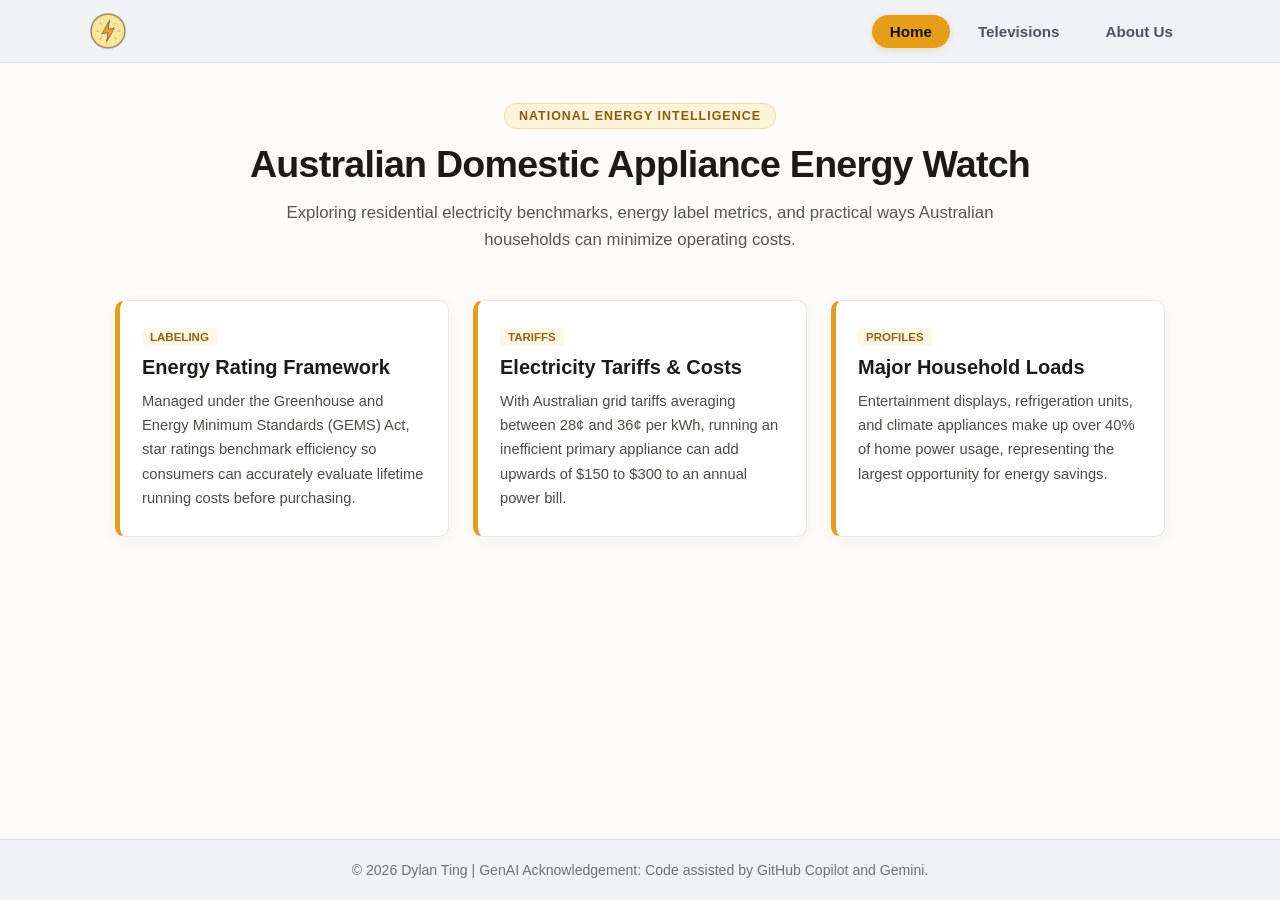
<file: index.html>
<!DOCTYPE html>
<html lang="en">
<head>
  <meta charset="UTF-8" />
  <meta name="viewport" content="width=device-width, initial-scale=1.0" />
  <title>Australian Domestic Energy Watch</title>
  <link rel="stylesheet" href="Style.css" />
</head>
<body>

  <!-- Dynamic Navigation Injected by script.js -->
  <div id="navbar-pl"></div>

  <main class="container">
    <div class="hero-tag">National Energy Intelligence</div>
    <h1 class="main-title">Australian Domestic Appliance Energy Watch</h1>
    <p class="subtitle">Exploring residential electricity benchmarks, energy label metrics, and practical ways Australian households can minimize operating costs.</p>

    <div class="cards-grid">
      <article class="card">
        <div class="card-icon-tag">Labeling</div>
        <h2>Energy Rating Framework</h2>
        <p>Managed under the Greenhouse and Energy Minimum Standards (GEMS) Act, star ratings benchmark efficiency so consumers can accurately evaluate lifetime running costs before purchasing.</p>
      </article>

      <article class="card">
        <div class="card-icon-tag">Tariffs</div>
        <h2>Electricity Tariffs & Costs</h2>
        <p>With Australian grid tariffs averaging between 28¢ and 36¢ per kWh, running an inefficient primary appliance can add upwards of $150 to $300 to an annual power bill.</p>
      </article>

      <article class="card">
        <div class="card-icon-tag">Profiles</div>
        <h2>Major Household Loads</h2>
        <p>Entertainment displays, refrigeration units, and climate appliances make up over 40% of home power usage, representing the largest opportunity for energy savings.</p>
      </article>
    </div>
  </main>

  <footer>
    <p>&copy; 2026 Dylan Ting | GenAI Acknowledgement: Code assisted by GitHub Copilot and Gemini.</p>
  </footer>

  <script src="script.js"></script>
</body>
</html>
</file>
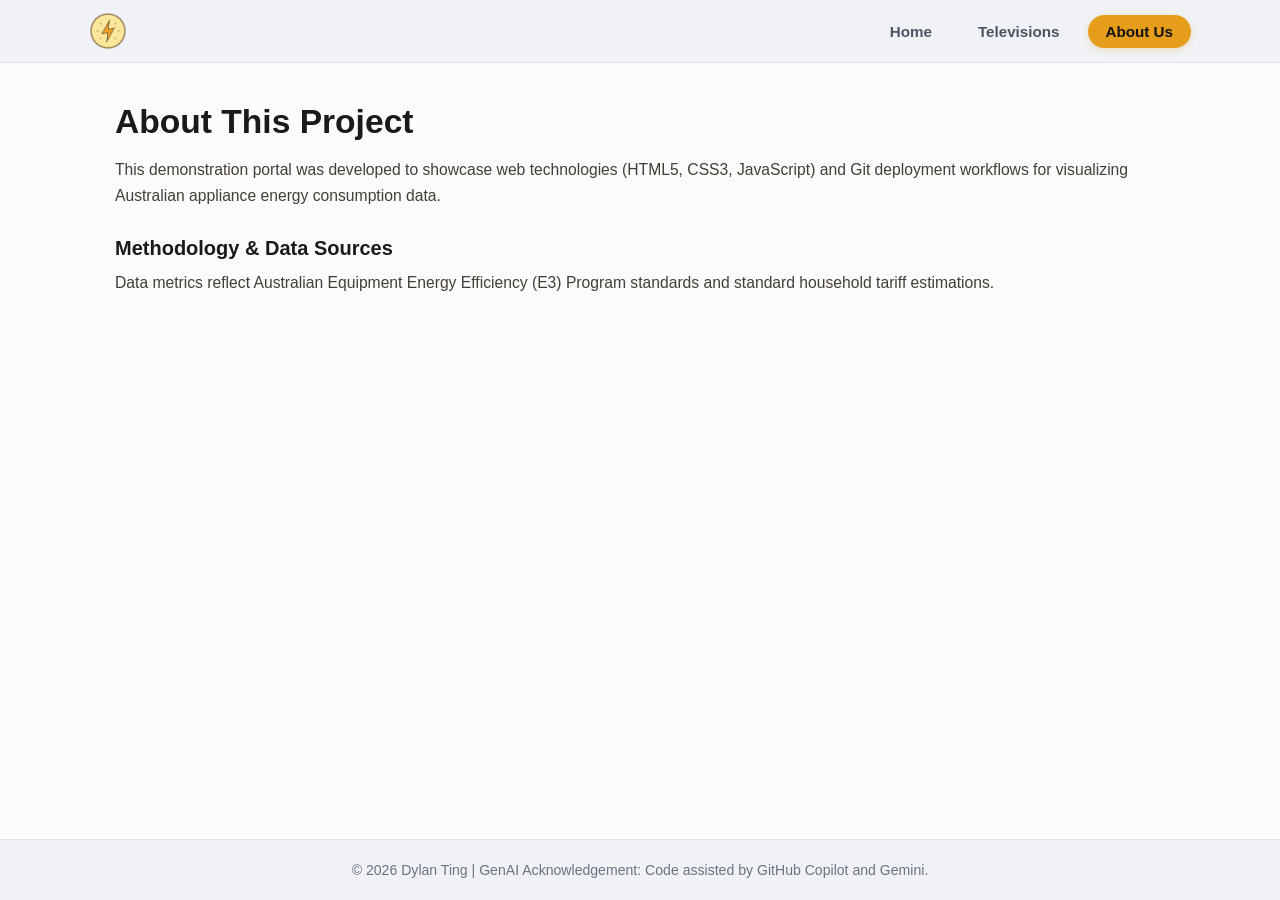
<file: About.html>
<!DOCTYPE html>
<html lang="en">
<head>
  <meta charset="UTF-8" />
  <meta name="viewport" content="width=device-width, initial-scale=1.0" />
  <title>About This Project</title>
  <link rel="stylesheet" href="Style.css" />
</head>
<body>

  <!-- Dynamic Navigation Injected by script.js -->
  <div id="navbar-pl"></div>

  <main class="container about-section">
    <h1>About This Project</h1>
    <p>This demonstration portal was developed to showcase web technologies (HTML5, CSS3, JavaScript) and Git deployment workflows for visualizing Australian appliance energy consumption data.</p>

    <h2>Methodology & Data Sources</h2>
    <p>Data metrics reflect Australian Equipment Energy Efficiency (E3) Program standards and standard household tariff estimations.</p>
  </main>

  <footer>
    <p>&copy; 2026 Dylan Ting | GenAI Acknowledgement: Code assisted by GitHub Copilot and Gemini.</p>
  </footer>

  <script src="script.js"></script>
</body>
</html>
</file>
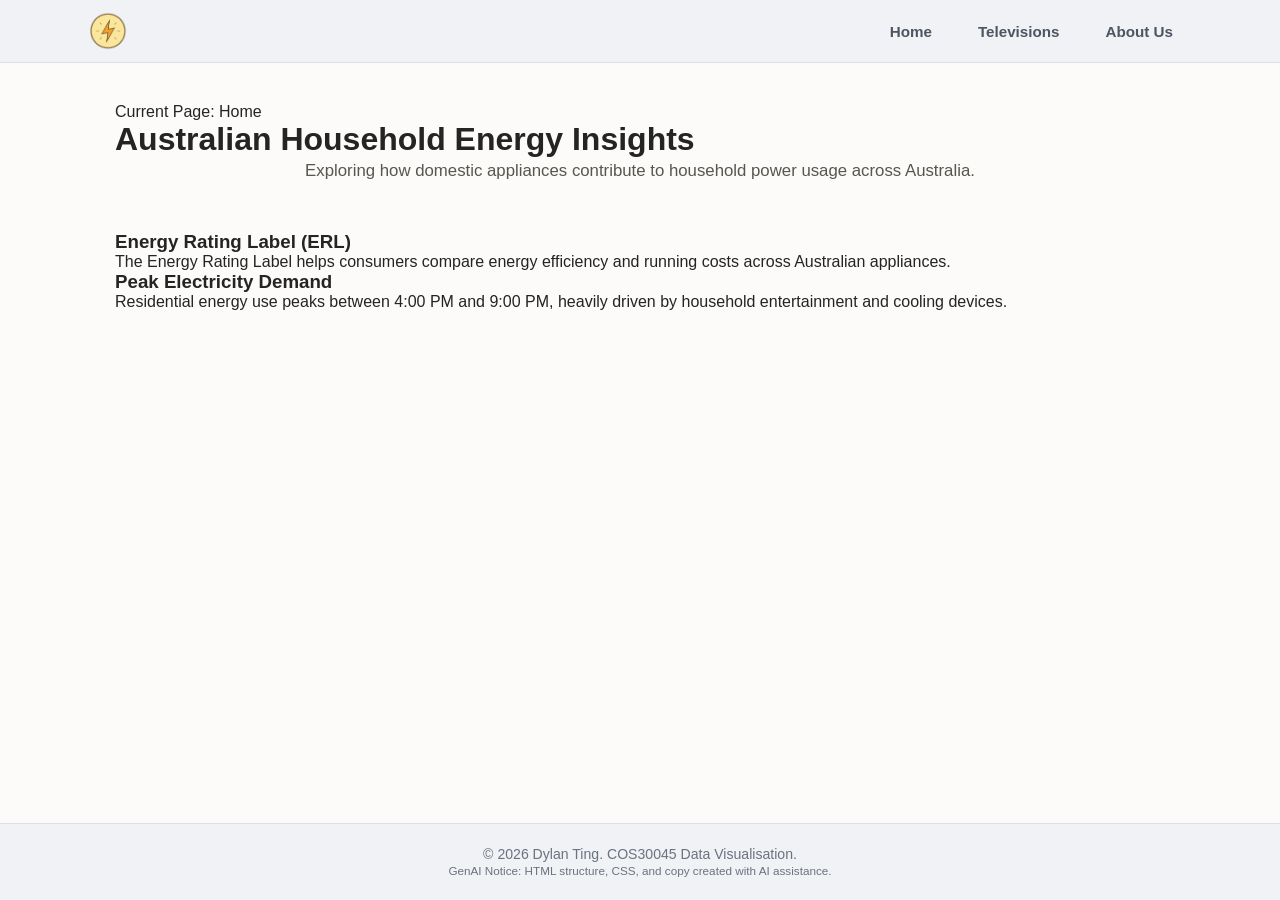
<file: Home.html>
<!DOCTYPE html>
<html lang="en">
<head>
  <meta charset="UTF-8" />
  <meta name="viewport" content="width=device-width, initial-scale=1.0" />
  <title>Home - EnergyWatch AU</title>
  <link rel="stylesheet" href="Style.css" />
  <script src="script.js" defer></script>
</head>
<body>

  <!-- Navigation Bar -->
  <!--header>
    <nav class="navbar">
      <a href="home.html" class="nav-brand">
        <img src="PowerIcon.png" alt="Power Logo" class="power-logo" />
        <span>EnergyWatch AU</span>
      </a>
      <div class="nav-links">
        <a href="home.html" class="nav-link active">Home</a>
        <a href="televisions.html" class="nav-link">Televisions</a>
        <a href="about.html" class="nav-link">About Us</a>
      </div>
    </nav>
  </header> -->
  <div id="navbar-pl"></div>

  <!-- Page Content -->
  <main class="container">
    <div class="page-badge">Current Page: Home</div>
    <h1>Australian Household Energy Insights</h1>
    <p class="subtitle">Exploring how domestic appliances contribute to household power usage across Australia.</p>

    <div class="content-box">
      <h3>Energy Rating Label (ERL)</h3>
      <p>The Energy Rating Label helps consumers compare energy efficiency and running costs across Australian appliances.</p>
    </div>

    <div class="content-box">
      <h3>Peak Electricity Demand</h3>
      <p>Residential energy use peaks between 4:00 PM and 9:00 PM, heavily driven by household entertainment and cooling devices.</p>
    </div>
  </main>

  <!-- Footer -->
  <footer>
    <p>&copy; 2026 Dylan Ting. COS30045 Data Visualisation.</p>
    <p><small>GenAI Notice: HTML structure, CSS, and copy created with AI assistance.</small></p>
  </footer>

</body>
</html>
</file>
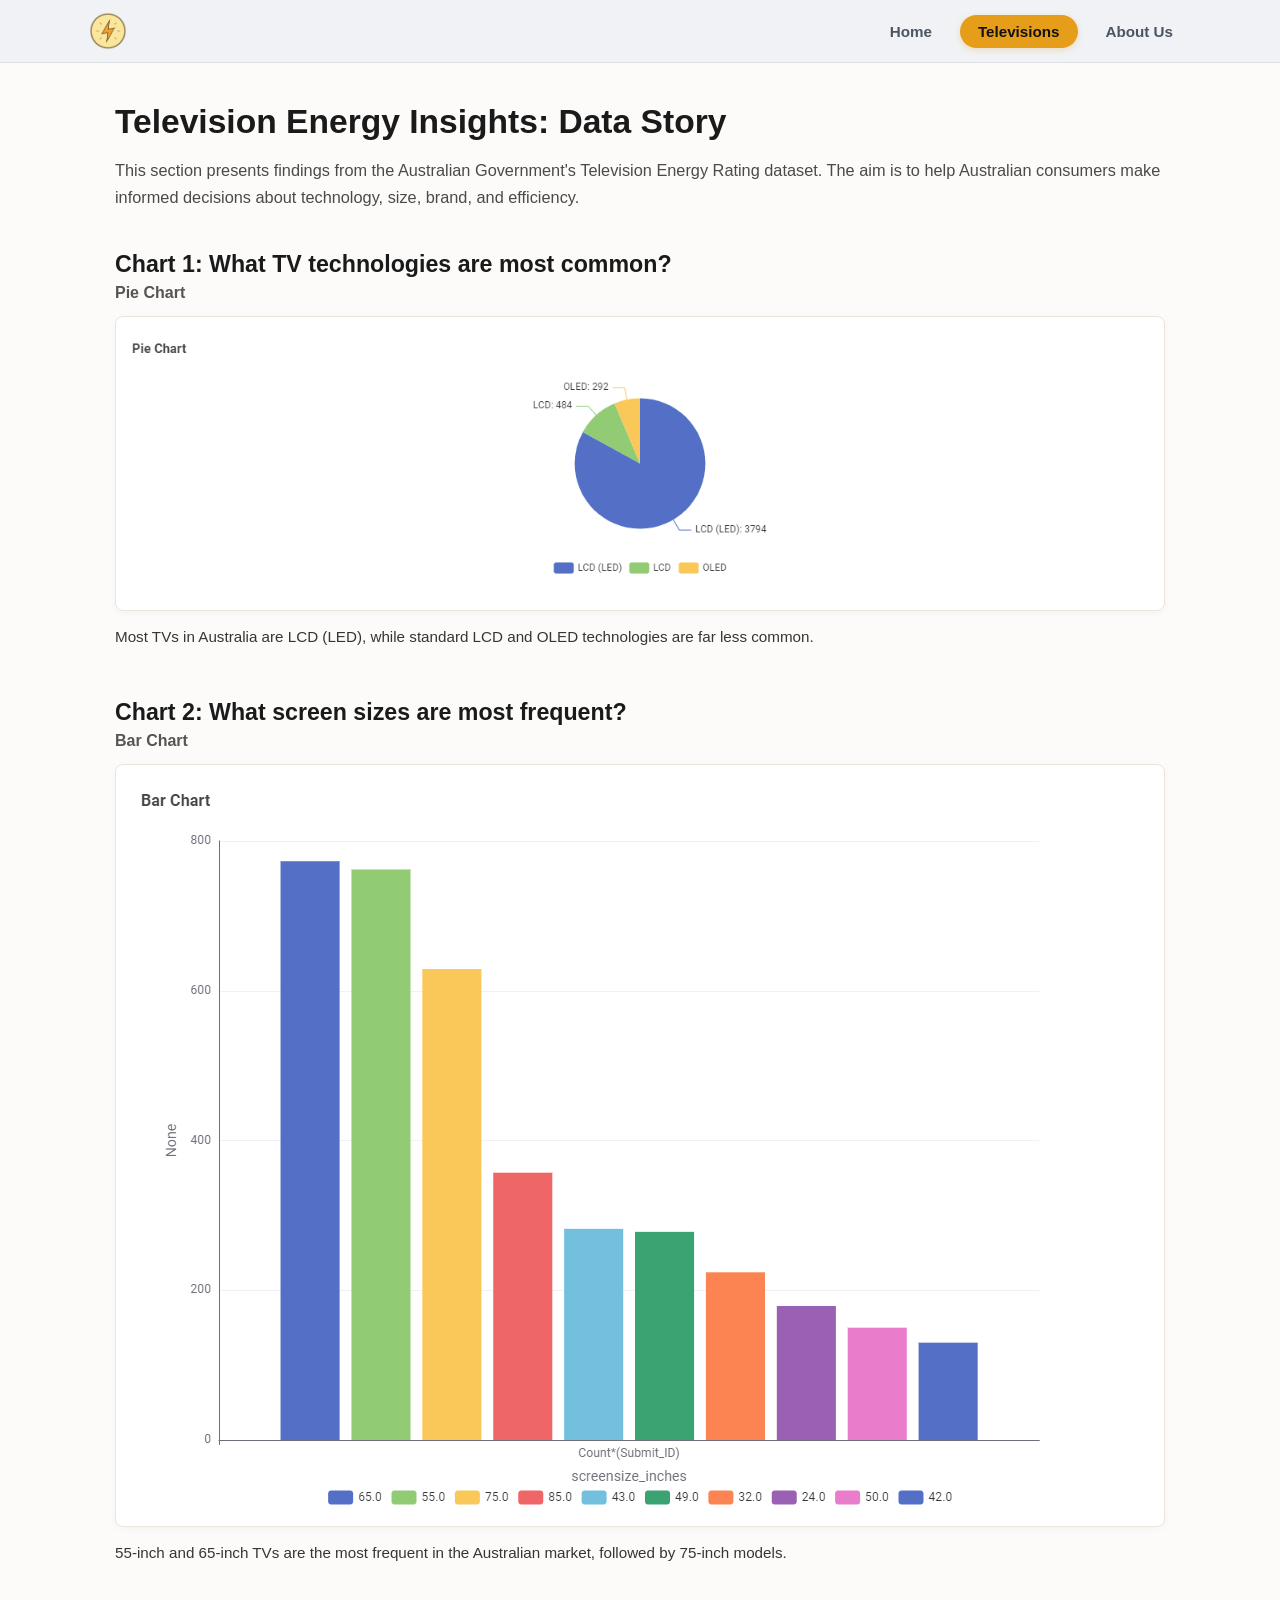
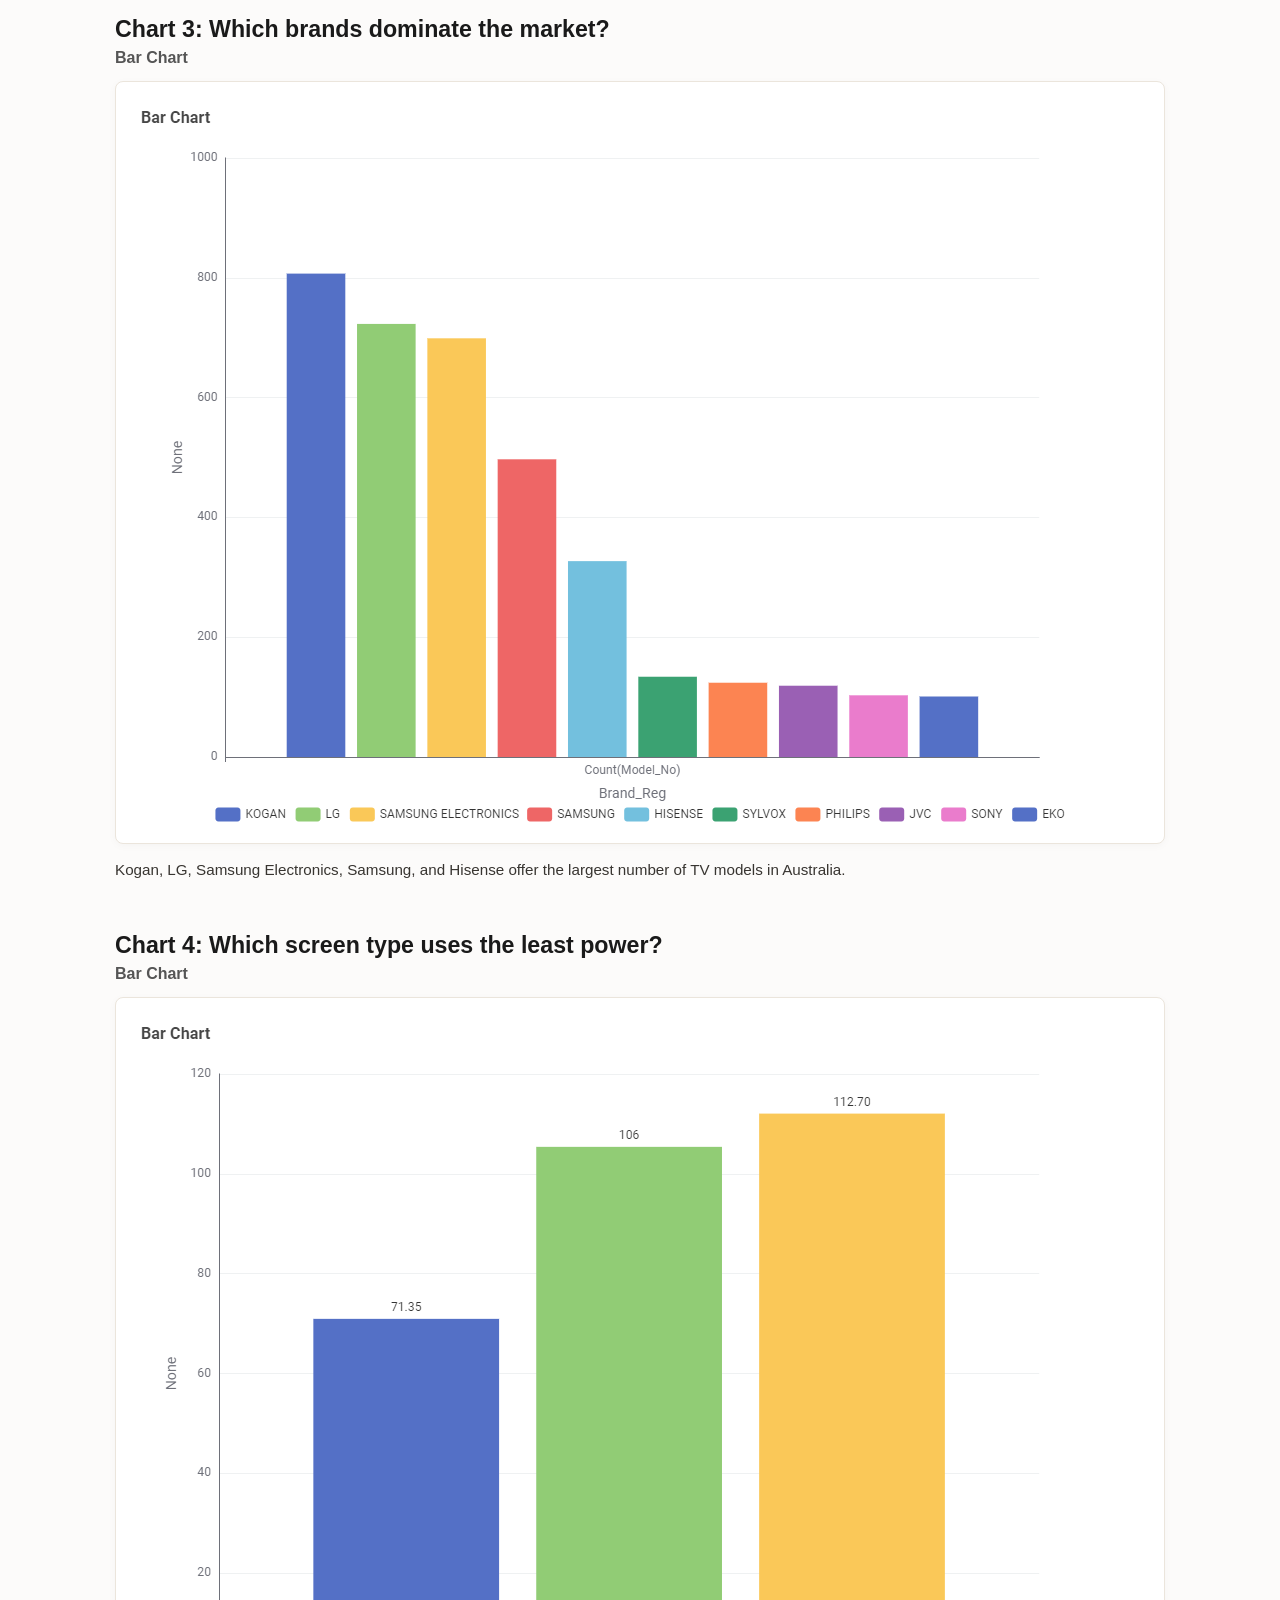
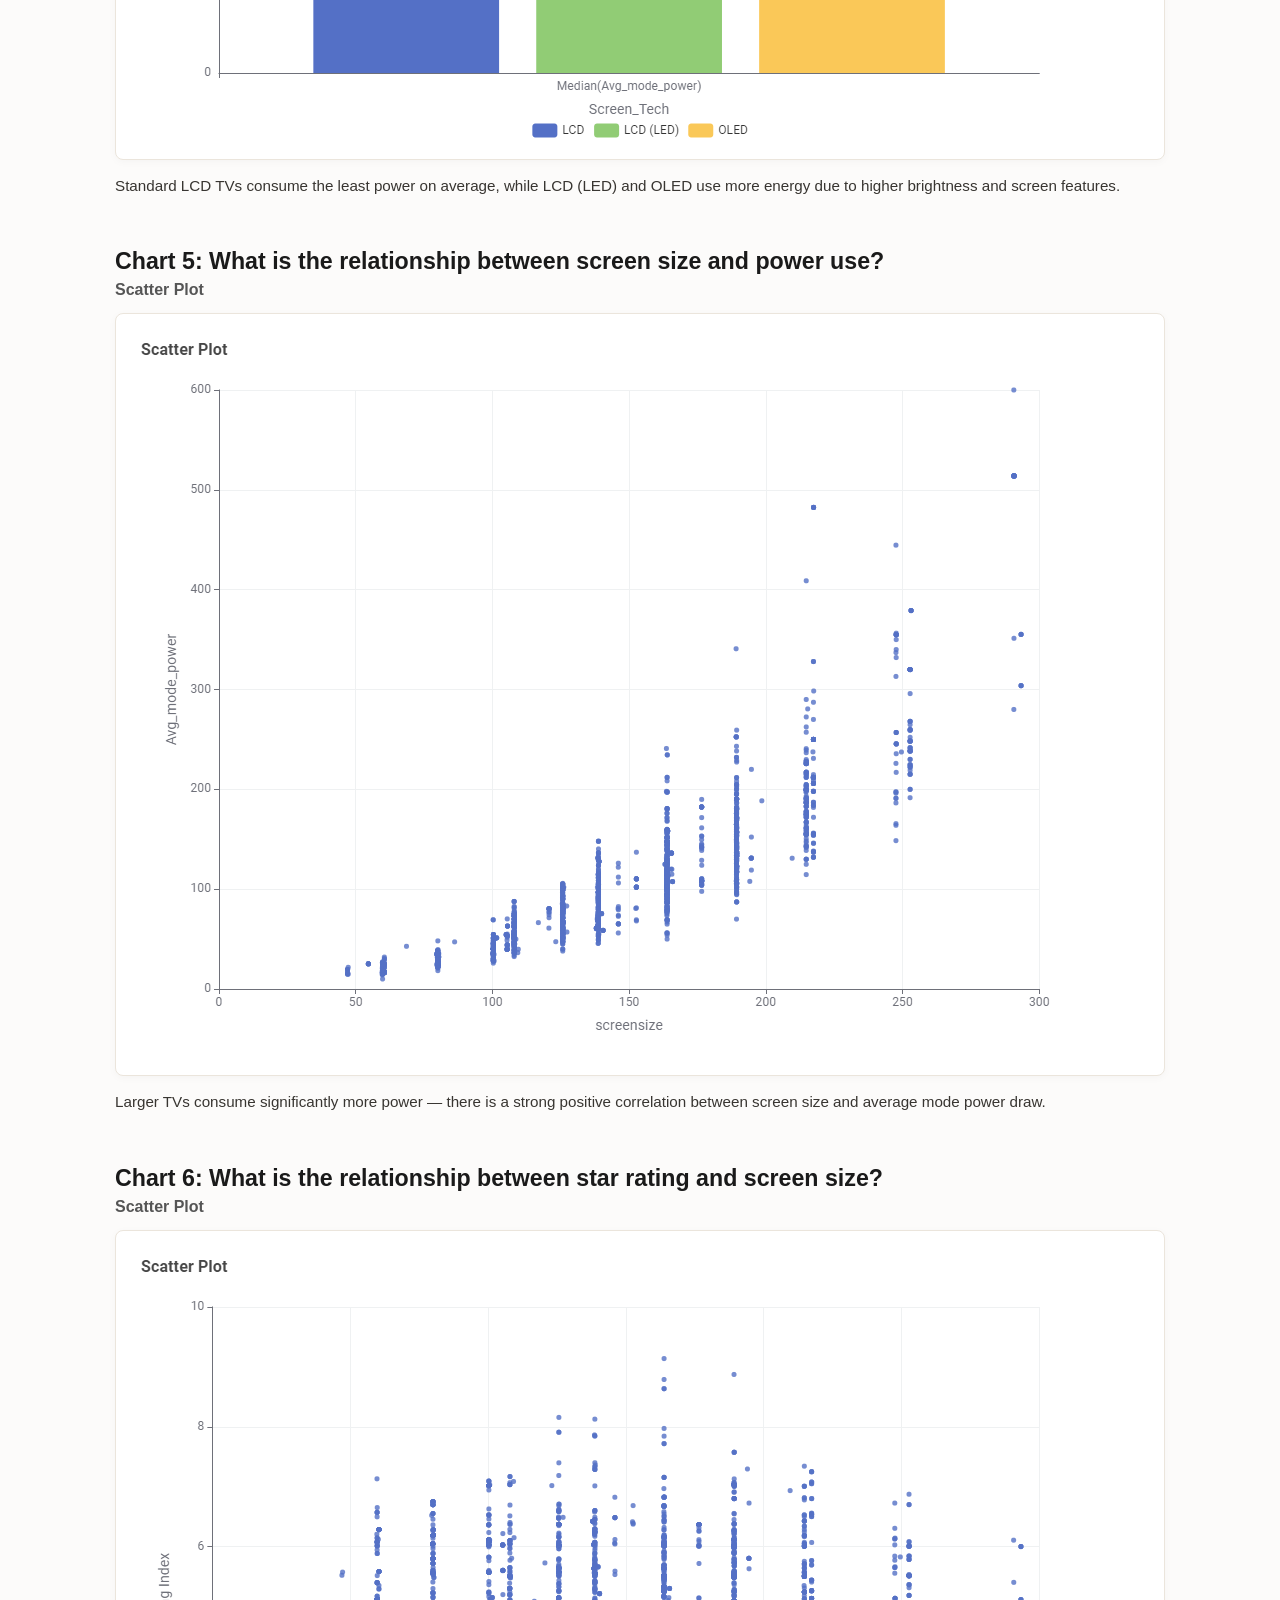
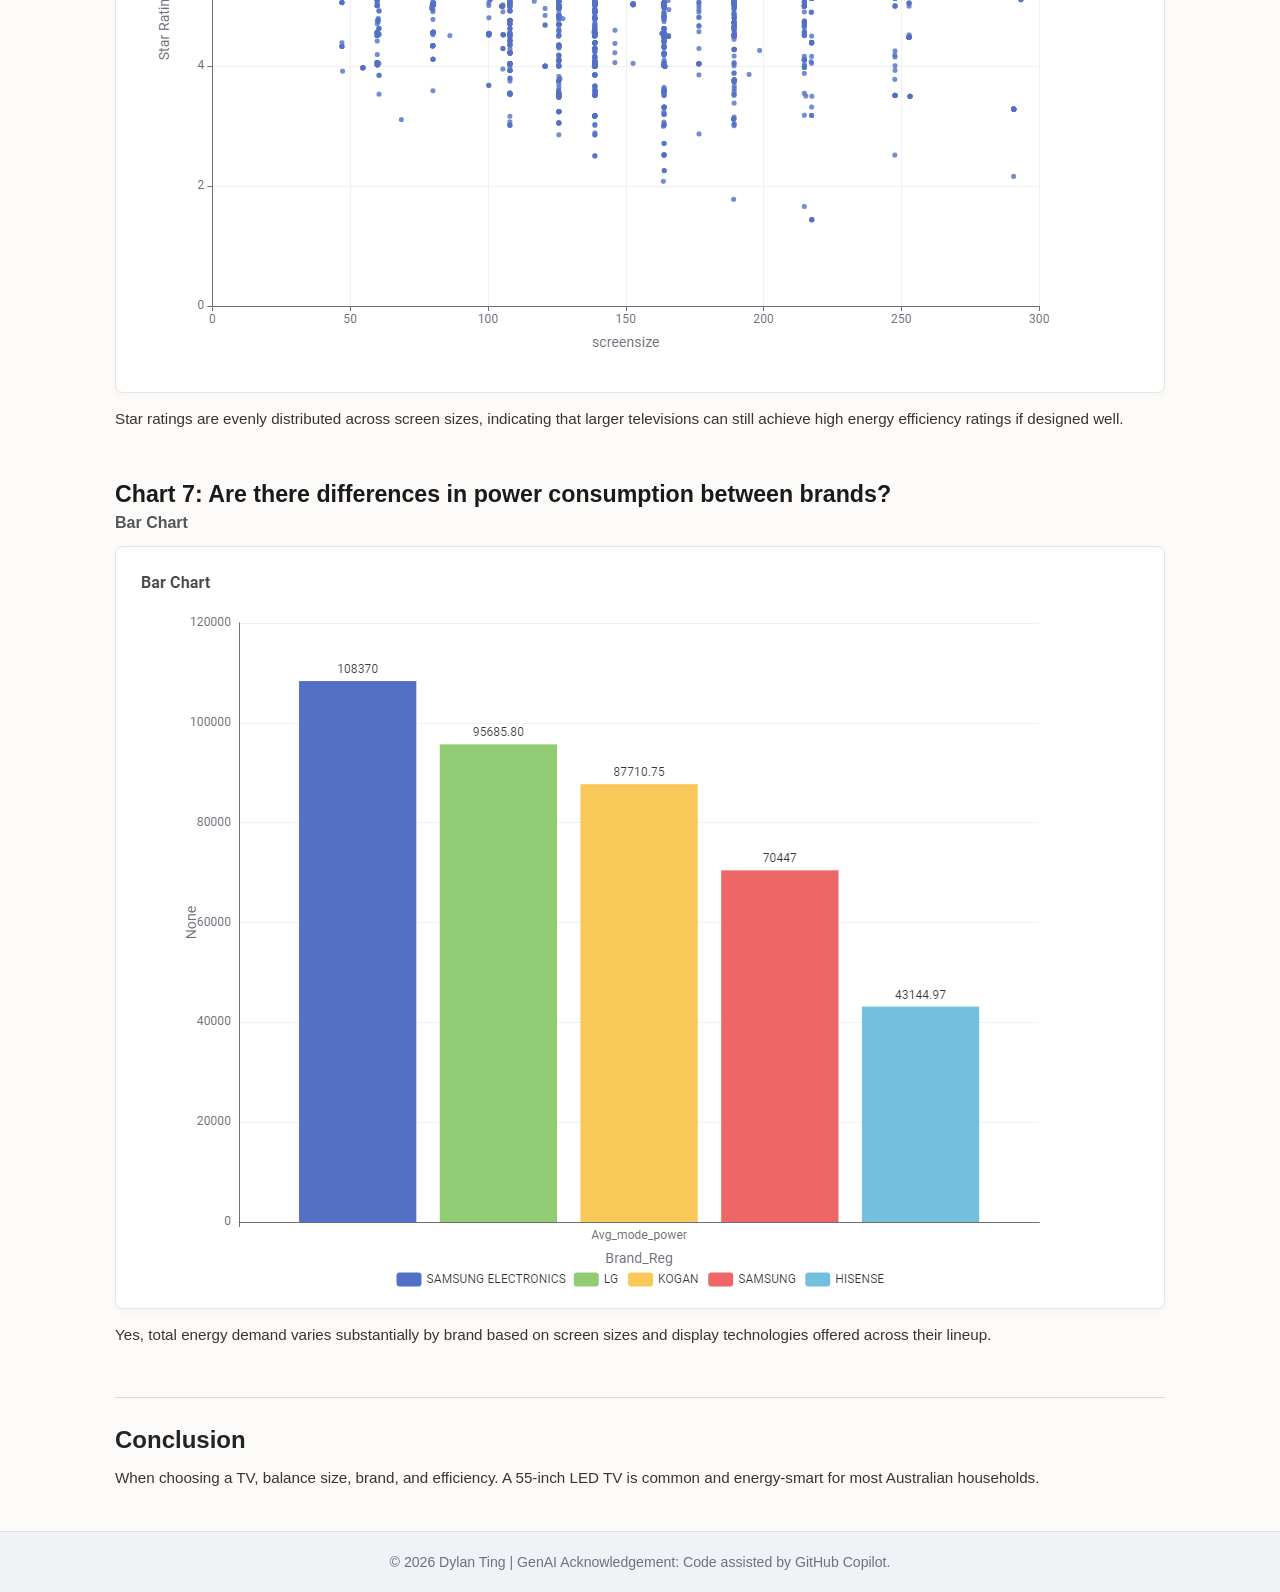
<file: Televisions.html>
<!DOCTYPE html>
<html lang="en">
<head>
  <meta charset="UTF-8" />
  <meta name="viewport" content="width=device-width, initial-scale=1.0" />
  <title>Television Energy Insights: Data Story</title>
  <link rel="stylesheet" href="Style.css" />
</head>
<body>

  <!-- Dynamic Navigation Injected by script.js -->
  <div id="navbar-pl"></div>

  <main class="container tv-story">
    <h1>Television Energy Insights: Data Story</h1>
    <p class="intro-p">This section presents findings from the Australian Government's Television Energy Rating dataset. The aim is to help Australian consumers make informed decisions about technology, size, brand, and efficiency.</p>

    <!-- Chart 1 -->
    <section class="chart-section">
      <h2>Chart 1: What TV technologies are most common?</h2>
      <h3 class="chart-type">Pie Chart</h3>
      <div class="chart-image-container">
        <img src="chart1.png" alt="What TV technologies are most common?" class="chart-image" />
      </div>
      <p class="chart-caption">Most TVs in Australia are LCD (LED), while standard LCD and OLED technologies are far less common.</p>
    </section>

    <!-- Chart 2 -->
    <section class="chart-section">
      <h2>Chart 2: What screen sizes are most frequent?</h2>
      <h3 class="chart-type">Bar Chart</h3>
      <div class="chart-image-container">
        <img src="chart2.png" alt="What screen sizes are most frequent?" class="chart-image" />
      </div>
      <p class="chart-caption">55-inch and 65-inch TVs are the most frequent in the Australian market, followed by 75-inch models.</p>
    </section>

    <!-- Chart 3 -->
    <section class="chart-section">
      <h2>Chart 3: Which brands dominate the market?</h2>
      <h3 class="chart-type">Bar Chart</h3>
      <div class="chart-image-container">
        <img src="chart3.png" alt="Which brands dominate the market?" class="chart-image" />
      </div>
      <p class="chart-caption">Kogan, LG, Samsung Electronics, Samsung, and Hisense offer the largest number of TV models in Australia.</p>
    </section>

    <!-- Chart 4 -->
    <section class="chart-section">
      <h2>Chart 4: Which screen type uses the least power?</h2>
      <h3 class="chart-type">Bar Chart</h3>
      <div class="chart-image-container">
        <img src="chart4.png" alt="Which screen type uses the least power?" class="chart-image" />
      </div>
      <p class="chart-caption">Standard LCD TVs consume the least power on average, while LCD (LED) and OLED use more energy due to higher brightness and screen features.</p>
    </section>

    <!-- Chart 5 -->
    <section class="chart-section">
      <h2>Chart 5: What is the relationship between screen size and power use?</h2>
      <h3 class="chart-type">Scatter Plot</h3>
      <div class="chart-image-container">
        <img src="chart5.png" alt="What is the relationship between screen size and power use?" class="chart-image" />
      </div>
      <p class="chart-caption">Larger TVs consume significantly more power &mdash; there is a strong positive correlation between screen size and average mode power draw.</p>
    </section>

    <!-- Chart 6 -->
    <section class="chart-section">
      <h2>Chart 6: What is the relationship between star rating and screen size?</h2>
      <h3 class="chart-type">Scatter Plot</h3>
      <div class="chart-image-container">
        <img src="chart6.png" alt="What is the relationship between star rating and screen size?" class="chart-image" />
      </div>
      <p class="chart-caption">Star ratings are evenly distributed across screen sizes, indicating that larger televisions can still achieve high energy efficiency ratings if designed well.</p>
    </section>

    <!-- Chart 7 -->
    <section class="chart-section">
      <h2>Chart 7: Are there differences in power consumption between brands?</h2>
      <h3 class="chart-type">Bar Chart</h3>
      <div class="chart-image-container">
        <img src="chart7.png" alt="Are there differences in power consumption between brands?" class="chart-image" />
      </div>
      <p class="chart-caption">Yes, total energy demand varies substantially by brand based on screen sizes and display technologies offered across their lineup.</p>
    </section>

    <!-- Conclusion -->
    <section class="conclusion-section">
      <h2>Conclusion</h2>
      <p class="chart-caption">When choosing a TV, balance size, brand, and efficiency. A 55-inch LED TV is common and energy-smart for most Australian households.</p>
    </section>
  </main>

  <footer>
    <p>&copy; 2026 Dylan Ting | GenAI Acknowledgement: Code assisted by GitHub Copilot.</p>
  </footer>

  <script src="script.js"></script>
</body>
</html>
</file>
<file: Style.css>
* {
  box-sizing: border-box;
  margin: 0;
  padding: 0;
}

body {
  font-family: -apple-system, BlinkMacSystemFont, "Segoe UI", Roboto, Oxygen, Ubuntu, Cantarell, sans-serif;
  background-color: #fcfbfa;
  color: #242424;
  min-height: 100vh;
  display: flex;
  flex-direction: column;
}

/* Light Grey Header & Navigation */
.site-header {
  background-color: #f0f2f5; /* Light grey */
  border-bottom: 1px solid #dcdfe4;
  width: 100%;
}

.navbar {
  max-width: 1150px;
  margin: 0 auto;
  padding: 12px 24px;
  display: flex;
  justify-content: space-between;
  align-items: center;
}

.power-logo {
  width: 38px;
  height: 38px;
  border-radius: 50%;
  object-fit: contain;
  vertical-align: middle;
  transition: transform 0.2s ease;
}

.power-logo:hover {
  transform: scale(1.05);
}

.nav-menu {
  display: flex;
  align-items: center;
  gap: 10px;
}

.nav-link {
  color: #4b5563; /* Dark slate grey for contrast against light grey background */
  text-decoration: none;
  font-size: 0.95rem;
  font-weight: 600;
  padding: 8px 18px;
  border-radius: 20px;
  transition: all 0.2s ease;
}

.nav-link:hover {
  color: #111827;
  background-color: #e2e5eb;
}

.nav-link.active {
  background-color: #e59d1a;
  color: #121212;
  font-weight: 700;
  box-shadow: 0 2px 6px rgba(229, 157, 26, 0.25);
}

/* Main Content Container */
main.container {
  flex: 1;
  max-width: 1050px;
  width: 90%;
  margin: 40px auto;
}

/* Hero Badge & Headings */
.hero-tag {
  display: table;
  margin: 0 auto 14px auto;
  background-color: #fdf3d8;
  color: #8c5b0d;
  font-size: 0.78rem;
  font-weight: 700;
  text-transform: uppercase;
  letter-spacing: 0.08em;
  padding: 5px 14px;
  border-radius: 12px;
  border: 1px solid #f9dba5;
}

h1.main-title {
  text-align: center;
  font-size: 2.35rem;
  font-weight: 800;
  color: #1c1a17;
  letter-spacing: -0.02em;
  margin-bottom: 14px;
}

p.subtitle {
  text-align: center;
  font-size: 1.05rem;
  line-height: 1.6;
  color: #59554f;
  max-width: 780px;
  margin: 0 auto 46px auto;
}

/* Cards Grid */
.cards-grid {
  display: grid;
  grid-template-columns: repeat(auto-fit, minmax(280px, 1fr));
  gap: 24px;
}

.card {
  background: #ffffff;
  border: 1px solid #ede7df;
  border-left: 5px solid #e59d1a;
  border-radius: 10px;
  padding: 26px 22px;
  box-shadow: 0 4px 15px rgba(50, 40, 20, 0.04);
  transition: transform 0.25s ease, box-shadow 0.25s ease;
}

.card:hover {
  transform: translateY(-4px);
  box-shadow: 0 10px 22px rgba(50, 40, 20, 0.08);
}

.card-icon-tag {
  display: inline-block;
  font-size: 0.72rem;
  font-weight: 700;
  text-transform: uppercase;
  color: #946313;
  background-color: #fff7e6;
  padding: 3px 8px;
  border-radius: 4px;
  margin-bottom: 10px;
}

.card h2 {
  font-size: 1.25rem;
  font-weight: 700;
  color: #1f1b16;
  margin-bottom: 10px;
}

.card p {
  font-size: 0.92rem;
  line-height: 1.65;
  color: #4f4b45;
}

/* Television / Story Sections */
.tv-story h1 {
  font-size: 2.1rem;
  font-weight: 800;
  color: #1a1a1a;
  margin-bottom: 16px;
}

.tv-story .intro-p {
  font-size: 1.02rem;
  line-height: 1.65;
  color: #4a4a4a;
  margin-bottom: 40px;
}

.chart-section {
  margin-bottom: 50px;
}

.chart-section h2 {
  font-size: 1.45rem;
  font-weight: 800;
  color: #1a1a1a;
  margin-bottom: 6px;
}

.chart-section h3.chart-type {
  font-size: 1rem;
  font-weight: 700;
  color: #555555;
  margin-bottom: 14px;
}

.chart-image-container {
  background-color: #ffffff;
  border: 1px solid #ebe5dc;
  padding: 16px;
  border-radius: 8px;
  margin-bottom: 14px;
  box-shadow: 0 2px 8px rgba(0,0,0,0.03);
}

.chart-image {
  max-width: 100%;
  height: auto;
  display: block;
  margin: 0 auto;
}

.chart-caption {
  font-size: 0.95rem;
  color: #383531;
  line-height: 1.6;
}

.conclusion-section {
  border-top: 1px solid #e0d9cf;
  padding-top: 28px;
  margin-top: 24px;
}

.conclusion-section h2 {
  font-size: 1.5rem;
  font-weight: 800;
  margin-bottom: 12px;
}

/* About Section */
.about-section h1 {
  font-size: 2.1rem;
  font-weight: 800;
  color: #1a1a1a;
  margin-bottom: 16px;
}

.about-section h2 {
  font-size: 1.25rem;
  font-weight: 700;
  color: #1a1a1a;
  margin-top: 28px;
  margin-bottom: 10px;
}

.about-section p {
  font-size: 0.98rem;
  line-height: 1.65;
  color: #423e39;
}

/* Light Grey Footer */
footer {
  background-color: #f0f2f5; /* Matching light grey */
  color: #6b7280;            /* Muted text color for readability */
  text-align: center;
  padding: 22px 16px;
  font-size: 0.88rem;
  border-top: 1px solid #dcdfe4;
  width: 100%;
}
</file>
